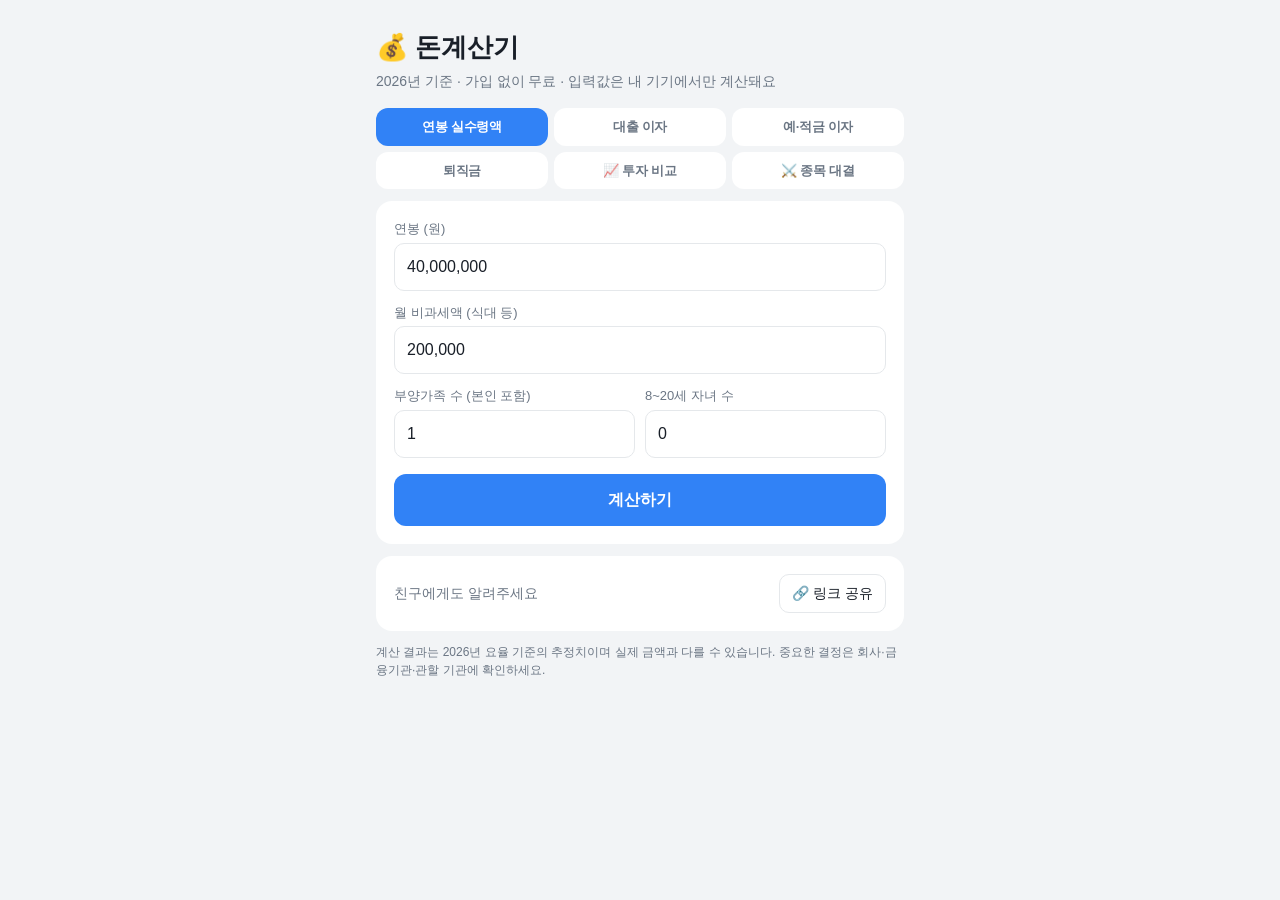
<file: earn/index.html>
<!doctype html>
<html lang="ko">
<head>
  <meta charset="utf-8">
  <meta name="viewport" content="width=device-width, initial-scale=1">
  <title>돈계산기 – 2026 연봉 실수령액·대출이자·적금이자·퇴직금 계산</title>
  <meta name="description" content="2026년 기준 연봉 실수령액, 대출 이자(원리금균등·원금균등), 예금·적금 이자, 퇴직금 계산과 적금·대출 vs 주식·ETF 수익률 비교. 회원가입 없이 무료.">
  <meta property="og:title" content="돈계산기 – 연봉 실수령액·대출이자·적금이자·퇴직금">
  <meta property="og:description" content="2026년 기준 생활 금융 계산기 모음. 무료, 가입 없음.">
  <meta property="og:type" content="website">
  <meta name="theme-color" content="#3182f6">
  <link rel="icon" href="data:image/svg+xml,%3Csvg xmlns='http://www.w3.org/2000/svg' viewBox='0 0 100 100'%3E%3Ctext y='.9em' font-size='90'%3E%F0%9F%92%B0%3C/text%3E%3C/svg%3E">
  <link rel="stylesheet" href="style.css">
  <script src="config.js"></script>
</head>
<body>
  <header class="top">
    <h1>💰 돈계산기</h1>
    <p class="sub">2026년 기준 · 가입 없이 무료 · 입력값은 내 기기에서만 계산돼요</p>
  </header>

  <nav class="tabs" role="tablist">
    <button role="tab" data-tab="salary" aria-selected="true">연봉 실수령액</button>
    <button role="tab" data-tab="loan">대출 이자</button>
    <button role="tab" data-tab="savings">예·적금 이자</button>
    <button role="tab" data-tab="severance">퇴직금</button>
    <button role="tab" data-tab="compare">📈 투자 비교</button>
    <button role="tab" data-tab="battle">⚔️ 종목 대결</button>
  </nav>

  <main>
    <!-- 연봉 실수령액 -->
    <section class="panel" id="salary">
      <form class="card" data-calc="salary">
        <label>연봉 (원)<input name="salary" inputmode="numeric" data-money value="40,000,000"></label>
        <label>월 비과세액 (식대 등)<input name="nonTax" inputmode="numeric" data-money value="200,000"></label>
        <div class="row">
          <label>부양가족 수 (본인 포함)<input name="dependents" type="number" min="1" max="20" value="1"></label>
          <label>8~20세 자녀 수<input name="children" type="number" min="0" max="10" value="0"></label>
        </div>
        <button type="submit" class="primary">계산하기</button>
      </form>
      <div class="result card" hidden></div>
    </section>

    <!-- 대출 이자 -->
    <section class="panel" id="loan" hidden>
      <form class="card" data-calc="loan">
        <label>대출 금액 (원)<input name="principal" inputmode="numeric" data-money value="100,000,000"></label>
        <div class="row">
          <label>연 이자율 (%)<input name="rate" type="number" step="0.01" min="0" value="4.5"></label>
          <label>기간 (개월)<input name="months" type="number" min="1" max="600" value="360"></label>
        </div>
        <label>상환 방식
          <select name="method">
            <option value="equal">원리금균등</option>
            <option value="principal">원금균등</option>
            <option value="bullet">만기일시</option>
          </select>
        </label>
        <button type="submit" class="primary">계산하기</button>
      </form>
      <div class="result card" hidden></div>
    </section>

    <!-- 예·적금 이자 -->
    <section class="panel" id="savings" hidden>
      <form class="card" data-calc="savings">
        <label>상품 종류
          <select name="kind">
            <option value="saving">적금 (매월 납입)</option>
            <option value="deposit">예금 (목돈 예치)</option>
          </select>
        </label>
        <label><span data-kind-label>월 납입액 (원)</span><input name="amount" inputmode="numeric" data-money value="500,000"></label>
        <div class="row">
          <label>연 이자율 (%)<input name="rate" type="number" step="0.01" min="0" value="3.5"></label>
          <label>기간 (개월)<input name="months" type="number" min="1" max="600" value="12"></label>
        </div>
        <div class="row">
          <label>이자 과세
            <select name="tax">
              <option value="normal">일반과세 15.4%</option>
              <option value="preferential">세금우대 9.5%</option>
              <option value="free">비과세</option>
            </select>
          </label>
          <label>이자 방식
            <select name="compound">
              <option value="0">단리</option>
              <option value="1">월복리</option>
            </select>
          </label>
        </div>
        <button type="submit" class="primary">계산하기</button>
      </form>
      <div class="result card" hidden></div>
    </section>

    <!-- 퇴직금 -->
    <section class="panel" id="severance" hidden>
      <form class="card" data-calc="severance">
        <div class="row">
          <label>입사일<input name="start" type="date" value="2022-03-02"></label>
          <label>퇴사일<input name="end" type="date" value="2026-10-12"></label>
        </div>
        <label>퇴사 전 3개월 급여 합계 (세전)<input name="wage3m" inputmode="numeric" data-money value="10,500,000"></label>
        <div class="row">
          <label>연간 상여금<input name="bonus" inputmode="numeric" data-money value="0"></label>
          <label>연차수당 (1년분)<input name="leave" inputmode="numeric" data-money value="0"></label>
        </div>
        <button type="submit" class="primary">계산하기</button>
      </form>
      <div class="result card" hidden></div>
    </section>

    <!-- 투자 비교 -->
    <section class="panel" id="compare" hidden>
      <form class="card" data-calc="compare">
        <p class="intro">내 적금·예금·대출을 <strong>주식·ETF·펀드</strong>와 비교해요. 같은 돈을 과거 실제 시세로 넣어봤을 때의 결과입니다.</p>
        <label>비교할 내 상품
          <select name="mode">
            <option value="saving">적금 (매월 납입)</option>
            <option value="deposit">예금 (목돈 예치)</option>
            <option value="loan">대출 (갚기 vs 투자하기)</option>
          </select>
        </label>
        <label data-hide-loan><span data-amount-label>월 납입액 (원)</span><input name="amount" inputmode="numeric" data-money value="500,000"></label>
        <div class="row">
          <label><span data-rate-label>적금 연 이자율 (%)</span><input name="rate" type="number" step="0.01" min="0" value="3.5"></label>
          <label data-hide-loan>기간 (개월)<input name="months" type="number" min="1" max="108" value="12"></label>
        </div>
        <label data-hide-loan>예·적금 이자 과세
          <select name="tax">
            <option value="normal">일반과세 15.4%</option>
            <option value="preferential">세금우대 9.5%</option>
            <option value="free">비과세</option>
          </select>
        </label>
        <div class="pick">
          <label>직접 골라 비교하기 <small>(주식·ETF·코인, 선택)</small>
            <input name="pickq" type="search" placeholder="예: 테슬라, 비트코인" autocomplete="off" enterkeyhint="search">
          </label>
          <ul class="suggest" hidden></ul>
          <div class="chips">
            <button type="button" data-symbol="BTC-KRW">비트코인</button>
            <button type="button" data-symbol="ETH-KRW">이더리움</button>
            <button type="button" data-symbol="TSLA">테슬라</button>
            <button type="button" data-symbol="NVDA">엔비디아</button>
            <button type="button" data-symbol="AAPL">애플</button>
            <button type="button" data-symbol="SCHD">SCHD</button>
            <button type="button" data-symbol="QQQ">QQQ</button>
            <button type="button" data-symbol="086520.KQ">에코프로</button>
          </div>
          <div class="picked-list"></div>
          <label class="pick-tax" hidden>이 종목 세금
            <select name="picktax">
              <option value="auto">자동 판정</option>
              <option value="free">비과세</option>
              <option value="dividend">이익의 15.4%</option>
              <option value="overseas">해외주식 22% (250만원 공제)</option>
            </select>
          </label>
        </div>
        <div class="period" data-default="0">
          <span class="period-label">분석 기간 <small>(확률 계산에 쓰는 기간)</small></span>
          <div class="seg"><button type="button" data-years="3">3년</button><button type="button" data-years="5">5년</button><button type="button" data-years="0">10년 전체</button></div>
          <div class="ym-range">
            <div class="ym"><span>시작</span><select name="fromY" aria-label="시작 연도"></select><select name="fromM" aria-label="시작 월"></select></div>
            <div class="ym"><span>끝</span><select name="toY" aria-label="끝 연도"></select><select name="toM" aria-label="끝 월"></select></div>
          </div>
        </div>
        <button type="submit" class="primary">비교하기</button>
      </form>
      <div class="result card" hidden></div>
    </section>

    <!-- 종목 대결 -->
    <section class="panel" id="battle" hidden>
      <form class="card" data-calc="battle">
        <p class="intro">종목끼리 붙여 보세요. <strong>같은 기간, 같은 돈</strong>을 넣었을 때 누가 이겼는지 보여드려요. (최대 4개)</p>
        <div class="pick" data-max="4">
          <label>종목 추가 <small>(주식·ETF·코인)</small>
            <input name="pickq" type="search" placeholder="예: 삼성전자, 테슬라" autocomplete="off" enterkeyhint="search">
          </label>
          <ul class="suggest" hidden></ul>
          <div class="chips">
            <button type="button" data-symbol="005930.KS">삼성전자</button>
            <button type="button" data-symbol="000660.KS">SK하이닉스</button>
            <button type="button" data-symbol="069500.KS">KODEX 200</button>
            <button type="button" data-symbol="360750.KS">TIGER 미국S&amp;P500</button>
            <button type="button" data-symbol="BTC-KRW">비트코인</button>
            <button type="button" data-symbol="TSLA">테슬라</button>
            <button type="button" data-symbol="NVDA">엔비디아</button>
            <button type="button" data-symbol="QQQ">QQQ</button>
            <button type="button" data-symbol="SCHD">SCHD</button>
            <button type="button" data-symbol="411060.KS">ACE KRX금현물</button>
          </div>
          <div class="picked-list"></div>
        </div>
        <div class="row">
          <label>투자 방식
            <select name="kind">
              <option value="saving">매월 적립</option>
              <option value="deposit">한 번에 투자</option>
            </select>
          </label>
          <label><span data-battle-amount>월 투자액 (원)</span><input name="amount" inputmode="numeric" data-money value="500,000"></label>
        </div>
        <div class="period" data-default="3">
          <span class="period-label">투자 기간</span>
          <div class="seg"><button type="button" data-years="1">1년</button><button type="button" data-years="3">3년</button><button type="button" data-years="5">5년</button><button type="button" data-years="10">10년</button><button type="button" data-years="max">최대</button></div>
          <div class="ym-range">
            <div class="ym"><span>시작</span><select name="fromY" aria-label="시작 연도"></select><select name="fromM" aria-label="시작 월"></select></div>
            <div class="ym"><span>끝</span><select name="toY" aria-label="끝 연도"></select><select name="toM" aria-label="끝 월"></select></div>
          </div>
        </div>
        <div class="row">
          <label>적금 비교 (연 %)<input name="rate" type="number" step="0.01" min="0" value="3.5"></label>
          <label>세금
            <select name="taxmode">
              <option value="after">세후</option>
              <option value="before">세전</option>
            </select>
          </label>
        </div>
        <button type="submit" class="primary">⚔️ 대결 시작</button>
      </form>
      <div class="result card" hidden></div>
    </section>

    <div id="ad-slot" class="card ad" hidden></div>

    <aside id="support" class="card support" hidden>
      <p><strong>도움이 되셨나요?</strong> 커피 한 잔 값으로 서버비를 응원해 주세요 ☕</p>
      <div class="support-btns"></div>
    </aside>

    <div class="share card">
      <span>친구에게도 알려주세요</span>
      <button type="button" id="share-btn" class="ghost">🔗 링크 공유</button>
    </div>
  </main>

  <footer>
    <p>계산 결과는 2026년 요율 기준의 추정치이며 실제 금액과 다를 수 있습니다. 중요한 결정은 회사·금융기관·관할 기관에 확인하세요.</p>
    <p class="disclosure" hidden>이 사이트는 쿠팡 파트너스 활동의 일환으로, 이에 따른 일정액의 수수료를 제공받습니다.</p>
  </footer>

  <script src="calc.js"></script>
  <script src="app.js"></script>
</body>
</html>
</file>
<file: earn/style.css>
:root {
  --bg: #f2f4f6;
  --card: #ffffff;
  --text: #191f28;
  --muted: #6b7684;
  --line: #e5e8eb;
  --accent: #3182f6;
  --accent-ink: #ffffff;
  --good: #1b9c5a;
  --bad: #e5484d;
  --radius: 16px;
  --text-muted: #8b95a1;
  /* 차트 시리즈 (고정 순서) */
  --s1: #2a78d6; --s2: #eb6834; --s3: #1baf7a; --s4: #6250d6;
  --s-muted: #8b95a1;
}
@media (prefers-color-scheme: dark) {
  :root {
    --bg: #101113;
    --card: #1c1d20;
    --text: #f2f4f6;
    --muted: #9ea4ad;
    --line: #2c2e33;
    --accent: #4c94ff;
    --text-muted: #8d939c;
    --s1: #3987e5; --s2: #d95926; --s3: #199e70; --s4: #9085e9;
    --s-muted: #7e858f;
  }
}
* { box-sizing: border-box; }
body {
  margin: 0;
  background: var(--bg);
  color: var(--text);
  font-family: -apple-system, BlinkMacSystemFont, "Apple SD Gothic Neo", "Pretendard", "Noto Sans KR", sans-serif;
  line-height: 1.5;
}
.top, .tabs, main, footer { max-width: 560px; margin: 0 auto; padding: 0 16px; }
.top { padding-top: 28px; }
.top h1 { margin: 0; font-size: 26px; }
.sub { margin: 4px 0 16px; color: var(--muted); font-size: 14px; }

.tabs { display: grid; grid-template-columns: repeat(3, 1fr); gap: 6px; padding-bottom: 12px; }
.tabs button {
  border: 0; border-radius: 12px; padding: 9px 2px; white-space: nowrap; overflow: hidden; text-overflow: ellipsis; letter-spacing: -0.3px;
  background: var(--card); color: var(--muted); font: inherit; font-size: 13px; font-weight: 600; cursor: pointer;
}
.tabs button[aria-selected="true"] { background: var(--accent); color: var(--accent-ink); }

.card { background: var(--card); border-radius: var(--radius); padding: 18px; margin-bottom: 12px; }
form label { display: block; font-size: 13px; color: var(--muted); margin-bottom: 12px; }
form input, form select {
  display: block; width: 100%; margin-top: 4px; padding: 11px 12px;
  border: 1px solid var(--line); border-radius: 10px; background: transparent; color: var(--text);
  font: inherit; font-size: 16px;
}
form input:focus, form select:focus { outline: 2px solid var(--accent); border-color: transparent; }
.row { display: flex; gap: 10px; }
.row > label { flex: 1; min-width: 0; }

button.primary {
  width: 100%; border: 0; border-radius: 12px; padding: 14px; margin-top: 4px;
  background: var(--accent); color: var(--accent-ink); font: inherit; font-size: 16px; font-weight: 700; cursor: pointer;
}
button.ghost {
  border: 1px solid var(--line); border-radius: 10px; padding: 8px 12px;
  background: transparent; color: var(--text); font: inherit; font-size: 14px; cursor: pointer;
}

.result .headline { font-size: 14px; color: var(--muted); margin: 0; }
.result .big { font-size: 30px; font-weight: 800; margin: 2px 0 14px; letter-spacing: -0.5px; }
.result dl { display: grid; grid-template-columns: 1fr auto; gap: 6px 12px; margin: 0; font-size: 14px; }
.result dt { color: var(--muted); }
.result dd { margin: 0; text-align: right; font-variant-numeric: tabular-nums; }
.result dd.minus { color: var(--bad); }
.result dd.plus { color: var(--good); }
.result .note { font-size: 12px; color: var(--muted); margin: 12px 0 0; }
.result details { margin-top: 12px; font-size: 13px; }
.result summary { cursor: pointer; color: var(--accent); }
.schedule { max-height: 280px; overflow: auto; margin-top: 8px; }
.schedule table { width: 100%; border-collapse: collapse; font-variant-numeric: tabular-nums; }
.schedule th, .schedule td { padding: 4px 6px; text-align: right; border-bottom: 1px solid var(--line); white-space: nowrap; }
.schedule th { position: sticky; top: 0; background: var(--card); color: var(--muted); font-weight: 600; }

.affiliate {
  display: block; margin-top: 14px; padding: 12px; border-radius: 12px; text-align: center;
  background: color-mix(in srgb, var(--accent) 10%, transparent); color: var(--accent);
  font-weight: 700; text-decoration: none; font-size: 15px;
}

.support p { margin: 0 0 10px; font-size: 14px; }
.support-btns { display: flex; gap: 8px; }
.support-btns a {
  flex: 1; text-align: center; padding: 11px; border-radius: 12px; text-decoration: none; font-weight: 700; font-size: 14px;
}
.support-btns .toss { background: #0064ff; color: #fff; }
.qr { margin-top: 12px; text-align: center; }
.qr .frame { width: 200px; height: 200px; margin: 0 auto; overflow: hidden; border-radius: 12px; background: #fff; }
.qr img { display: block; width: 340px; height: 340px; margin: -70px; }
.qr p { margin: 8px 0 0; font-size: 12px; color: var(--muted); }
.support-btns .kakao { background: #fee500; color: #191919; }

.share { display: flex; align-items: center; justify-content: space-between; gap: 8px; font-size: 14px; color: var(--muted); }
.ad { min-height: 100px; padding: 8px; }

footer { padding-bottom: 40px; font-size: 12px; color: var(--muted); }
.toast {
  position: fixed; left: 50%; bottom: 24px; transform: translateX(-50%);
  background: var(--text); color: var(--bg); padding: 10px 16px; border-radius: 999px; font-size: 14px;
}

.intro { margin: 0 0 14px; font-size: 14px; }
.to-compare { width: 100%; margin-top: 14px; padding: 12px; font-weight: 700; }
.cmp { border-top: 1px solid var(--line); padding: 12px 0; }
.cmp-head { display: flex; align-items: center; gap: 6px; margin-bottom: 4px; }
.cmp-head b { font-size: 15px; }
.tag { font-size: 11px; color: var(--muted); border: 1px solid var(--line); border-radius: 999px; padding: 1px 7px; white-space: nowrap; }
.cmp-main { margin: 0; font-size: 14px; }
.cmp-main b { font-size: 16px; }
.cmp-sub { margin: 4px 0 0; font-size: 12px; color: var(--muted); }
.plus { color: var(--good); }
.minus { color: var(--bad); }

.pick { border-top: 1px dashed var(--line); padding-top: 14px; margin-bottom: 8px; }
.pick small { color: var(--muted); }
.suggest { list-style: none; margin: -6px 0 10px; padding: 4px; border: 1px solid var(--line); border-radius: 10px; max-height: 260px; overflow: auto; }
.suggest button { display: block; width: 100%; text-align: left; border: 0; background: transparent; color: var(--text); font: inherit; font-size: 14px; padding: 9px 8px; border-radius: 8px; cursor: pointer; }
.suggest button:hover, .suggest button:focus { background: color-mix(in srgb, var(--accent) 10%, transparent); }
.suggest small { color: var(--muted); }
.suggest .empty { font-size: 13px; color: var(--muted); padding: 8px; }
.chips { display: flex; flex-wrap: wrap; gap: 6px; margin-bottom: 10px; }
.chips button { border: 1px solid var(--line); background: transparent; color: var(--text); border-radius: 999px; padding: 6px 11px; font: inherit; font-size: 13px; cursor: pointer; }
.picked { display: flex; align-items: center; justify-content: space-between; gap: 8px; margin-bottom: 10px; padding: 9px 12px; border-radius: 10px; background: color-mix(in srgb, var(--accent) 10%, transparent); font-size: 14px; font-weight: 600; }
.picked button { padding: 3px 9px; }
.cmp.mine { border: 2px solid var(--accent); border-radius: 12px; padding: 12px; margin-bottom: 4px; }
.others { margin: 14px 0 0; font-size: 12px; font-weight: 700; color: var(--muted); }

.period { margin-bottom: 12px; }
.period-label { display: block; font-size: 13px; color: var(--muted); margin-bottom: 6px; }
.period-label small { color: var(--muted); }
.seg { display: flex; gap: 4px; margin-bottom: 8px; background: color-mix(in srgb, var(--muted) 12%, transparent); border-radius: 10px; padding: 3px; }
.seg button { flex: 1; border: 0; background: transparent; color: var(--muted); font: inherit; font-size: 13px; font-weight: 600; padding: 7px 4px; border-radius: 8px; cursor: pointer; }
.seg button[aria-pressed="true"] { background: var(--card); color: var(--text); box-shadow: 0 1px 2px rgba(0,0,0,.08); }
.period .row label { margin-bottom: 0; }
.swatch { display: inline-block; width: 10px; height: 10px; border-radius: 3px; flex: 0 0 auto; }
.swatch.dash { height: 3px; border-radius: 2px; }
.swatch.dot { height: 0; border-top: 2px dotted var(--text-muted); border-radius: 0; background: none; }
.picked .swatch { margin-right: 2px; }
.picked { margin-bottom: 6px; }
.picked span { flex: 1; min-width: 0; overflow: hidden; text-overflow: ellipsis; white-space: nowrap; }
.legend { display: flex; flex-wrap: wrap; gap: 6px 12px; font-size: 12px; color: var(--muted); margin: 4px 0 6px; }
.legend span { display: inline-flex; align-items: center; gap: 5px; }
.chart-host { margin: 0 0 6px; touch-action: pan-y; }
.chart { display: block; max-width: 100%; height: auto; overflow: visible; }
.chart .grid { stroke: var(--line); stroke-width: 1; }
.chart .axis { fill: var(--muted); font-size: 11px; font-variant-numeric: tabular-nums; }
.chart .line { fill: none; stroke-width: 2; stroke-linejoin: round; stroke-linecap: round; }
.chart .line.dash { stroke-dasharray: 5 4; stroke-width: 1.5; }
.chart .end-dot { stroke: var(--card); stroke-width: 2; }
.chart .end-label { fill: var(--text); font-size: 11px; font-weight: 600; }
.chart .cross { stroke: var(--muted); stroke-width: 1; }
.chart-tip { position: absolute; top: 0; pointer-events: none; background: var(--card); color: var(--text); border: 1px solid var(--line); border-radius: 10px; padding: 8px 10px; font-size: 12px; box-shadow: 0 4px 14px rgba(0,0,0,.12); min-width: 150px; }
.chart-tip b { display: block; margin-bottom: 4px; }
.chart-tip div { display: flex; align-items: center; gap: 6px; }
.chart-tip span { flex: 1; overflow: hidden; text-overflow: ellipsis; white-space: nowrap; max-width: 110px; }
.chart-tip em { font-style: normal; font-variant-numeric: tabular-nums; }
.cmp-head .swatch { margin-right: 2px; }

/* 기간: 연·월 선택 */
.ym-range { display: grid; gap: 6px; }
.ym { display: flex; align-items: center; gap: 6px; }
.ym > span { flex: 0 0 30px; font-size: 13px; color: var(--muted); }
.ym select { flex: 1; min-width: 0; margin: 0; padding: 10px 8px; font: inherit; font-size: 15px; border: 1px solid var(--line); border-radius: 10px; background: transparent; color: var(--text); }
.ym select[name$="M"] { flex: 0 0 84px; }
/* 선택된 종목 */
.picked .pk { display: flex; flex-direction: column; line-height: 1.3; }
.picked .pk b { font-size: 14px; overflow: hidden; text-overflow: ellipsis; white-space: nowrap; }
.picked .pk small { font-size: 11px; color: var(--muted); font-weight: 400; }
/* 순위표 */
.board { list-style: none; margin: 4px 0 0; padding: 0; }
.board li { padding: 8px 0; border-top: 1px solid var(--line); }
.board li:first-child { border-top: 0; }
.b-top { display: flex; align-items: flex-start; gap: 6px; font-size: 14px; }
.b-rank { flex: 0 0 18px; width: 18px; text-align: center; font-weight: 800; color: var(--muted); }
.board li:first-child .b-rank { color: var(--accent); }
.b-name { flex: 1; min-width: 0; line-height: 1.3; word-break: keep-all; overflow-wrap: anywhere; }
.b-val { font-weight: 700; font-variant-numeric: tabular-nums; white-space: nowrap; }
.b-bar { display: flex; align-items: center; gap: 8px; margin: 5px 0 0 24px; }
.b-bar .track { position: relative; flex: 1; height: 10px; }
.b-bar .track span { display: block; height: 100%; border-radius: 0 4px 4px 0; min-width: 2px; }
.board li.base .track span { opacity: .55; }
.b-bar .track::after { content: ""; position: absolute; left: var(--p); top: -3px; bottom: -3px; border-left: 2px solid var(--text); opacity: .4; }
.b-bar em { flex: 0 0 62px; text-align: right; font-style: normal; font-size: 12px; font-weight: 700; font-variant-numeric: tabular-nums; white-space: nowrap; }
.b-note { margin: 6px 0 0; font-size: 11px; color: var(--muted); }
.sub-h { margin: 18px 0 6px; font-size: 14px; }
.sub-h small { font-weight: 400; color: var(--muted); font-size: 11px; }
/* 지표 표 */
.metrics { width: 100%; border-collapse: collapse; font-size: 13px; table-layout: fixed; }
.metrics th { font-size: 11px; font-weight: 600; color: var(--muted); text-align: right; padding: 4px 2px; border-bottom: 1px solid var(--line); }
.metrics th:first-child { text-align: left; width: 38%; }
.metrics td { padding: 7px 2px; vertical-align: top; text-align: right; border-bottom: 1px solid var(--line); font-variant-numeric: tabular-nums; white-space: nowrap; }
.metrics td:first-child { text-align: left; white-space: normal; line-height: 1.3; word-break: keep-all; overflow-wrap: anywhere; }
.metrics td:first-child .swatch { margin-right: 4px; vertical-align: 1px; }
/* 자세히 */
.more { margin-top: 12px; font-size: 13px; }
.more summary { cursor: pointer; color: var(--accent); font-weight: 600; padding: 6px 0; }
.more-item { padding: 10px 0; border-top: 1px solid var(--line); }
.more dl { display: grid; grid-template-columns: auto 1fr; gap: 3px 10px; margin: 4px 0 0; }
.more dt { color: var(--muted); }
.more dd { margin: 0; text-align: right; font-variant-numeric: tabular-nums; }
.b-top .swatch { margin-top: 5px; }
</file>
